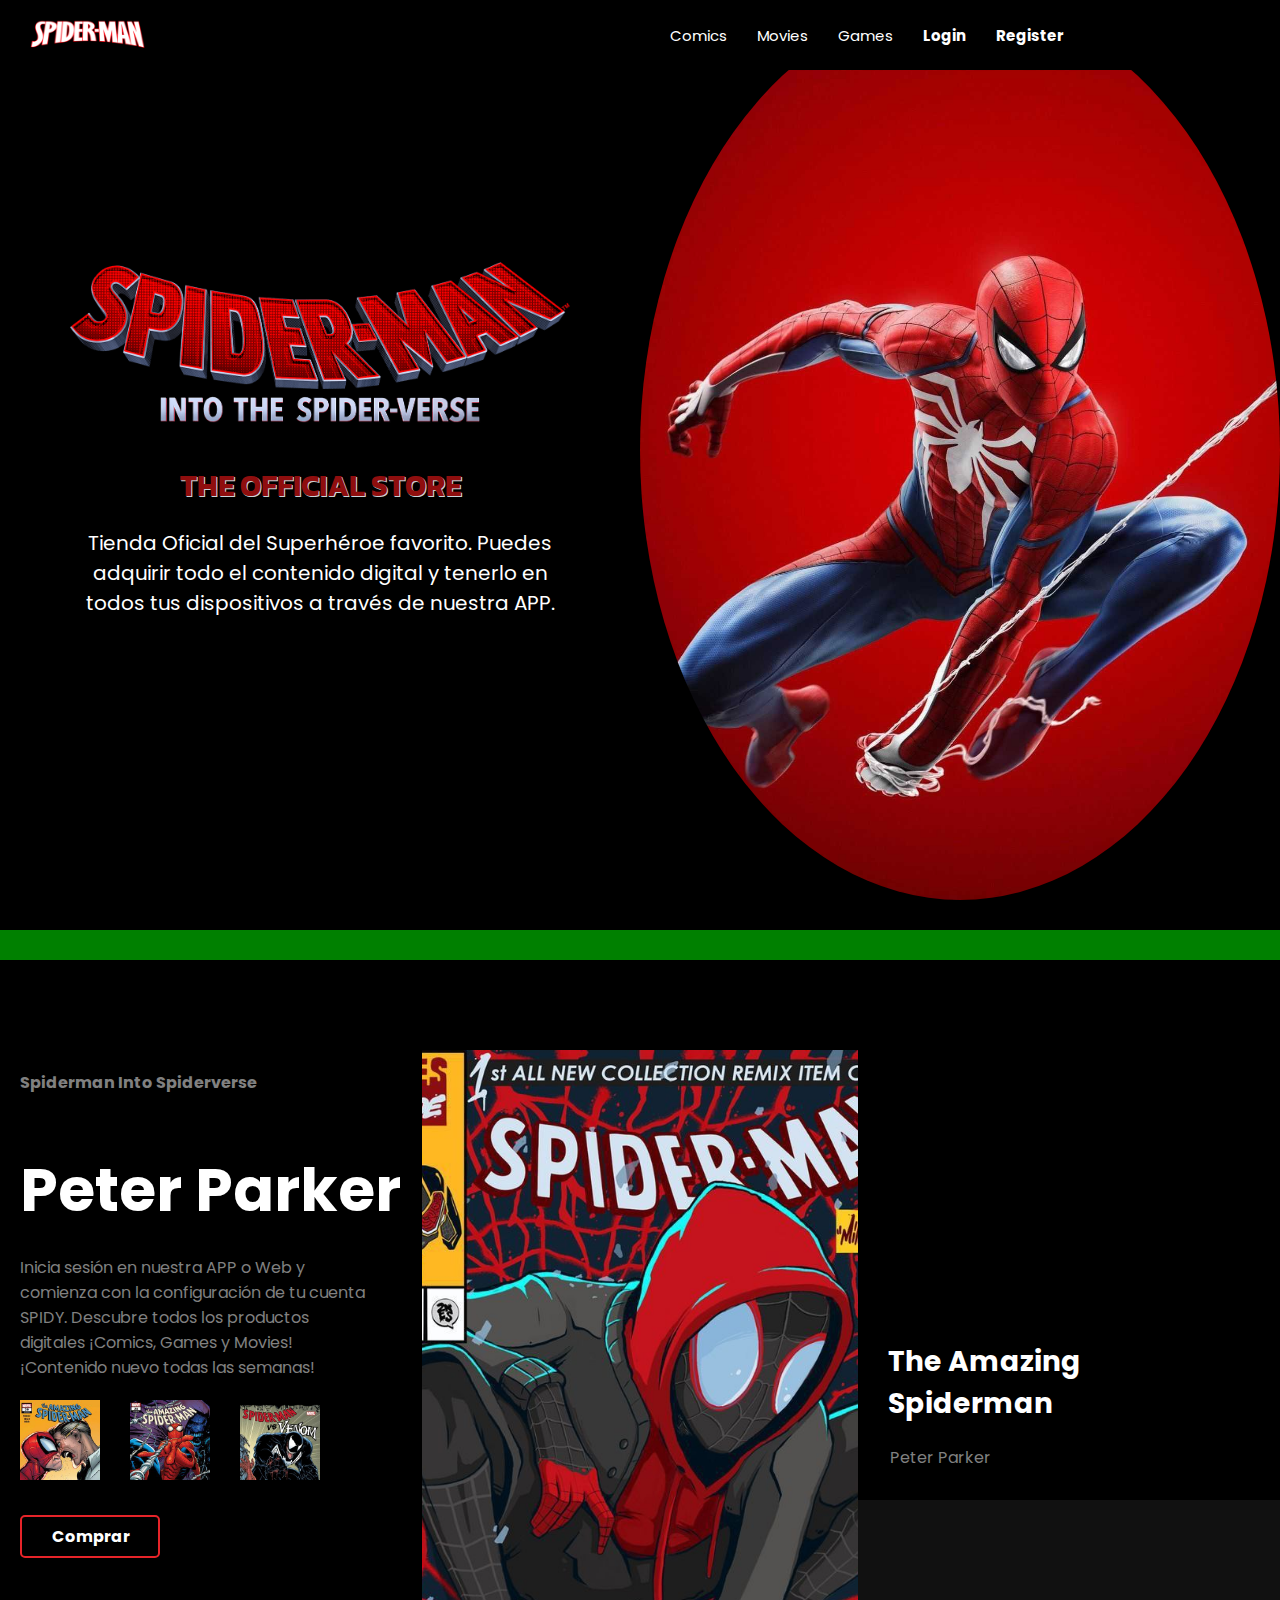
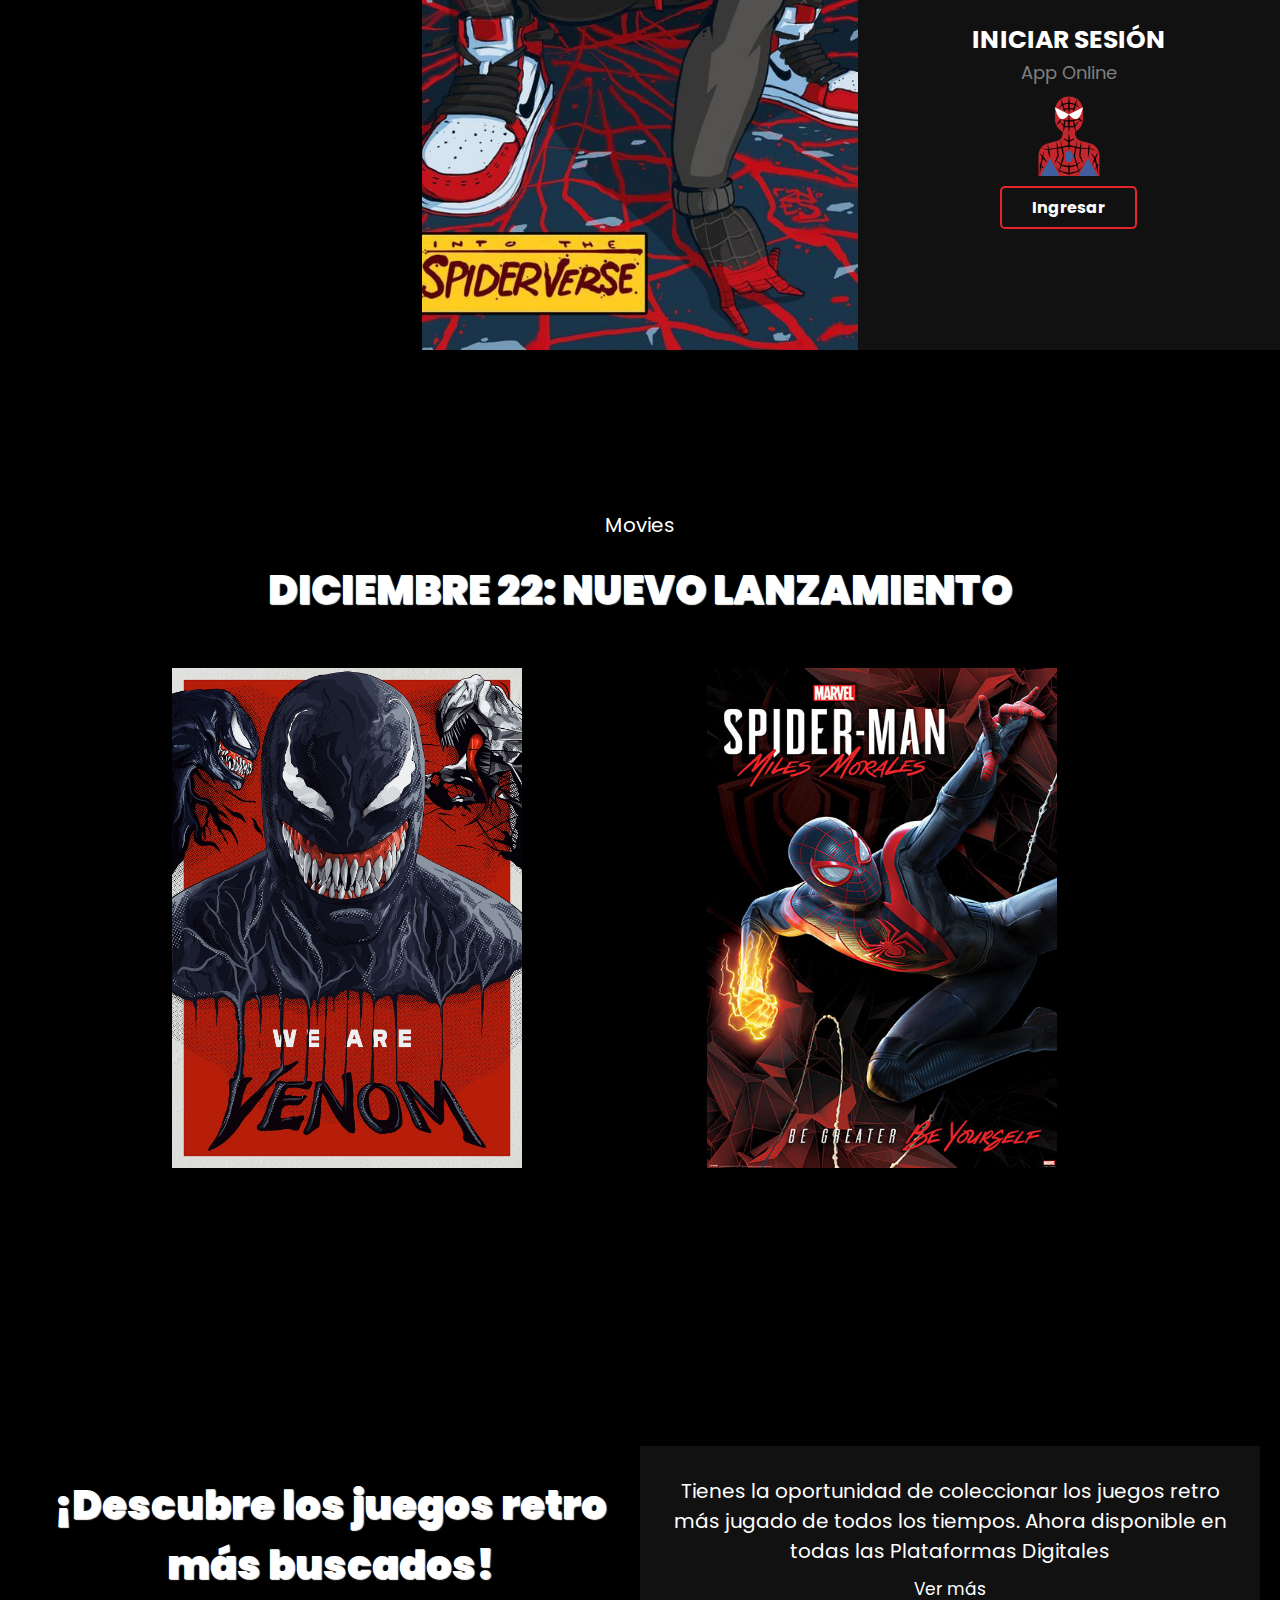
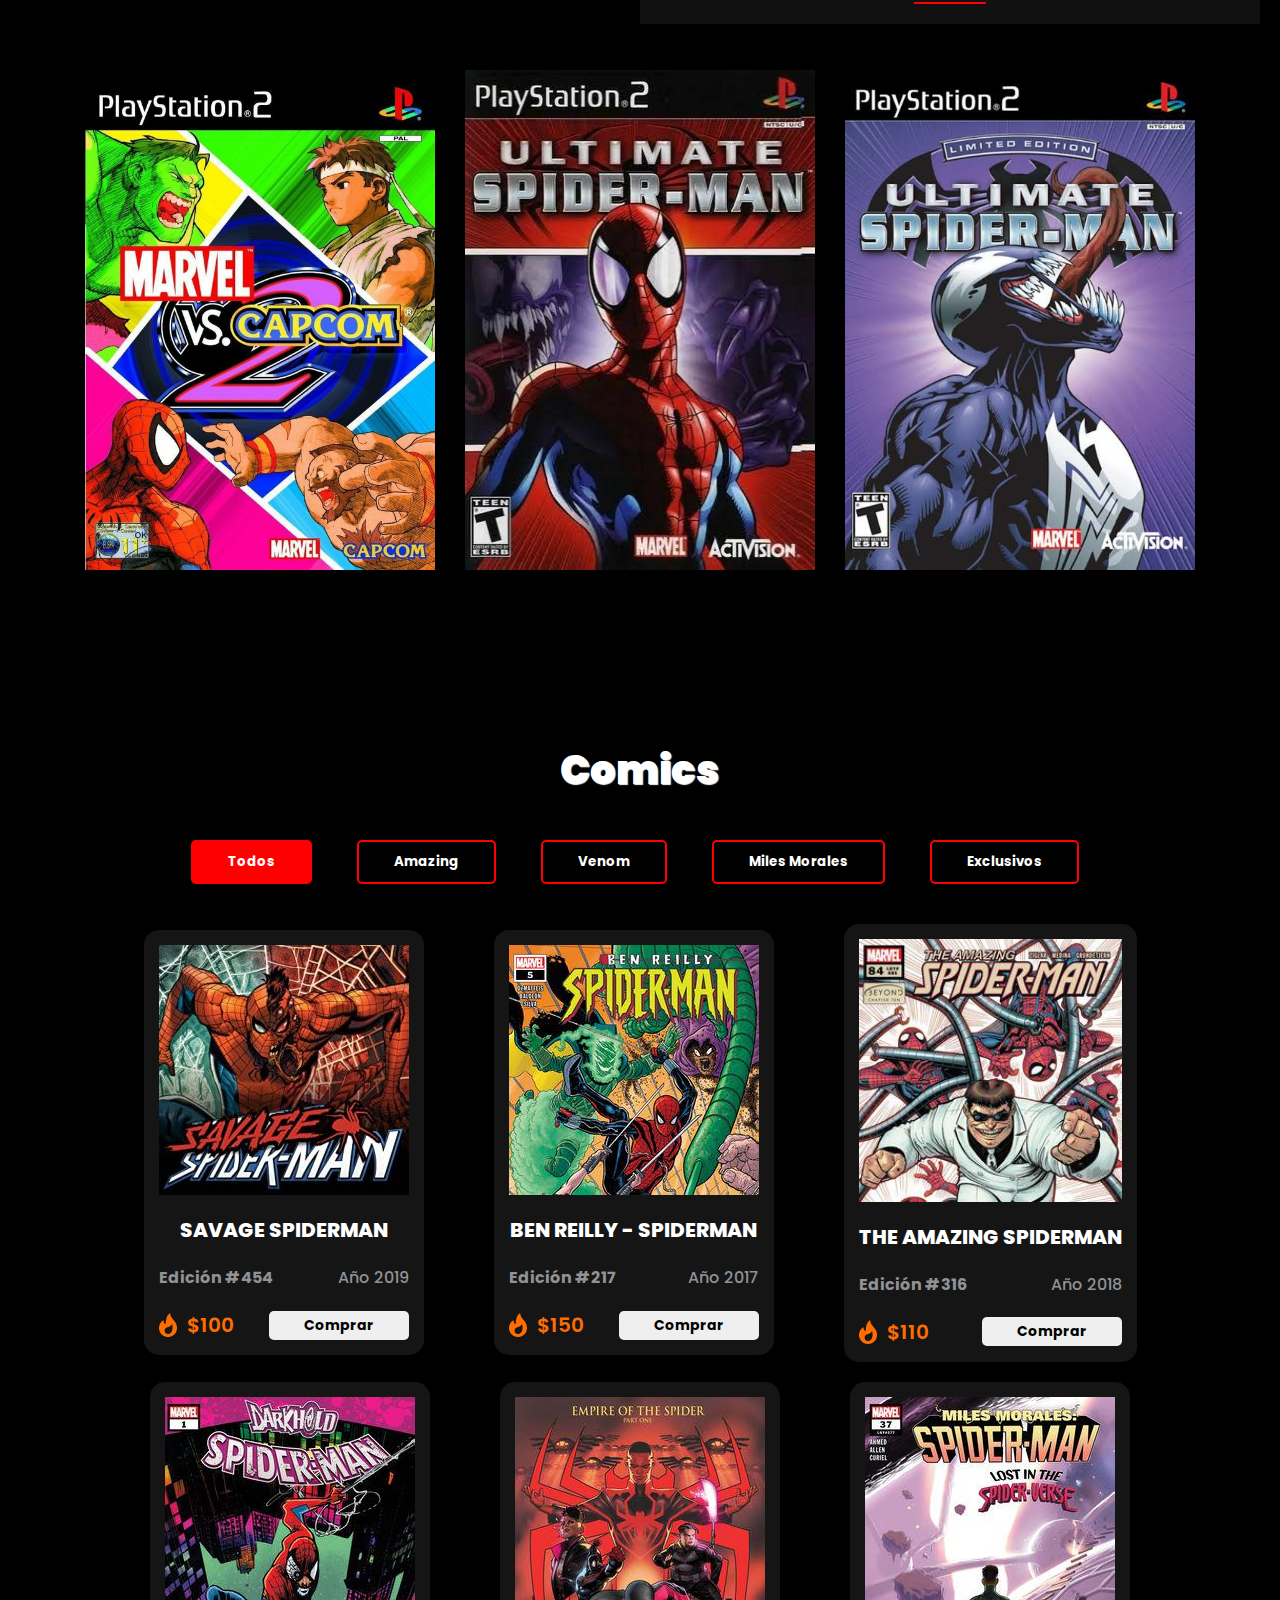
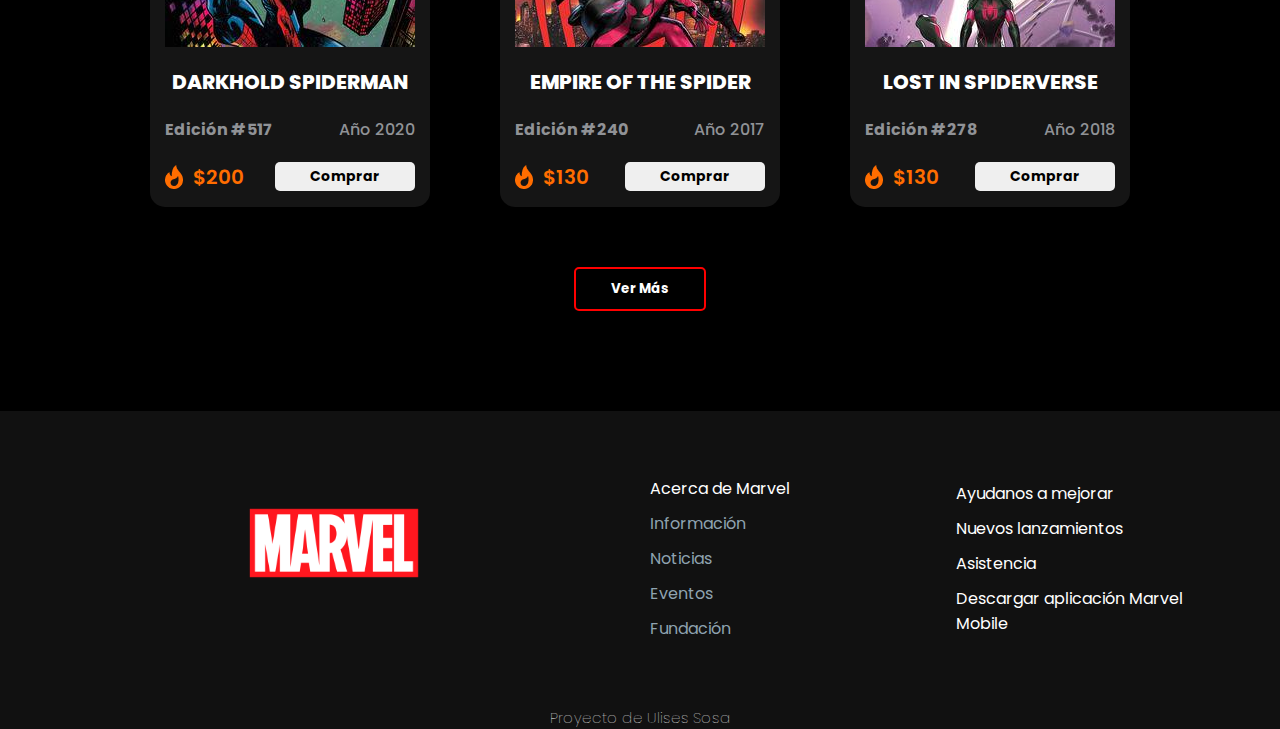
<file: index.html>
<!DOCTYPE html>
<html lang="en">

<head>
    <meta charset="UTF-8">
    <meta http-equiv="X-UA-Compatible" content="IE=edge">
    <meta name="viewport" content="width=device-width, initial-scale=1.0">
    <title>SpiderMan</title>
    <!--Font-Awesome -->
    <link rel="stylesheet" href="https://cdnjs.cloudflare.com/ajax/libs/font-awesome/6.1.2/css/all.min.css"
        integrity="sha512-1sCRPdkRXhBV2PBLUdRb4tMg1w2YPf37qatUFeS7zlBy7jJI8Lf4VHwWfZZfpXtYSLy85pkm9GaYVYMfw5BC1A=="
        crossorigin="anonymous" referrerpolicy="no-referrer" />
    <link rel="stylesheet" href="/styles.css">
    <link rel="stylesheet" href="/animaciones.css">
    <link rel="stylesheet" href="/mediaqueries.css">

</head>

<body>
    <!-- NAVBAR -->
    <header id="home">
        <a href="#hero" class="logo"><img src="./assets/img/logo15-conjuto.png" alt="logo" class="logo"></a>
        <nav class="navbar">
            <div class="menu-label">
                <img src="./assets/img/menu.png" alt="" class="menu-icon">
            </div>
            <ul class="navbar-list">
                <li><a class="navbar-link" href="#section-comics">Comics</a></li>
                <li><a class="navbar-link" href="#movies">Movies</a></li>
                <li><a class="navbar-link" href="#section-games">Games</a></li>
                <li><a class="navbar-link sesion" href="/login-register/login.html">Login</a></li>
                <li><a class="navbar-link sesion" href="/login-register/register.html">Register</a></li>
            </ul>

            <div class="cart-label">
                <i class="fa-solid fa-cart-shopping cart-icon"></i>
            </div>
            <div class="cart">
                <h2>Tu Carrito</h2>
                <div class="cart-container">
                </div>
                <span class="divider"></span>

                <div class="cart-total">
                    <p>Total:</p>
                    <span class="total">$0.00</span>
                </div>
                <button class="btn-buy">Comprar</button>
                <button class="btn-deleted">Vaciar Carrito</button>
            </div>
            <div class="overlay"></div>
        </nav>
    </header>

    <main>
        <!-- HERO -->
        <section id="hero">
            <div class="hero-part1">
                <div class="title-container">
                    <img class="hero-title" src="/assets/img/spiderMan-title.png" alt="#">
                </div>
                <div class="subtitle-container">
                    <h3 class="subtitle-hero">THE OFFICIAL STORE</h3>
                    <p class="subtitle-info">Tienda Oficial del Superhéroe favorito. Puedes adquirir todo el
                        contenido digital y tenerlo en todos tus dispositivos a través de nuestra APP.</p>
                </div>
            </div>

            <div class="hero-part2">
            </div>

        </section>

        <!-- SEGUNDA SECTION -->
        <section class="section-comprar">
            <div class="contenedor-1">
                <div class="contenido">
                    <h4>Spiderman Into Spiderverse</h4>
                    <h2>Peter Parker</h2>
                    <p>Inicia sesión en nuestra APP o Web y comienza con la configuración de tu
                        cuenta SPIDY. Descubre todos los productos digitales ¡Comics, Games y Movies!¡Contenido
                        nuevo todas las semanas! </p>
                    <div class="imgs-contenedor">
                        <img src="./assets/img/comic14.jpg" alt="araña">
                        <img src="./assets/img/comic16.jpg" alt="araña">
                        <img src="./assets/img/comic25.jpg" alt="araña">
                    </div>
                    <a href="#section-comics" class="buttons-1">Comprar</a>
                </div>
            </div>
            <div class="contenedor-2-img"></div>
            <div class="contenedor-3">
                <div class="contenedor-top">
                    <h3>The Amazing Spiderman</h3>
                    <p>Peter Parker</p>
                </div>
                <div class="contenedor-down">
                    <h3>Iniciar sesión</h3>
                    <p>App Online</p>
                    <img src="./assets/img/user-spider.png" alt="user">
                    <a href="/login-register/login.html" class="buttons">Ingresar</a>
                </div>
            </div>
        </section>

        <!-- MOVIES SECTION -->
        <section id="information">
            <div class="new-releases-container" id="movies">
                <p class="new-releases-movie">Movies</p>
                <h3 class="new-releases-date">DICIEMBRE 22: NUEVO LANZAMIENTO</h3>
                <div class="carrousel">
                    <div class="grande">
                        <img src="/assets/img/spiderman-poster6.jpg" alt="" class="img-carrousel">
                        <img src="/assets/img/spiderman-poster5.jpg" alt="" class="img-carrousel">
                        <img src="/assets/img/spiderman-poster3.jpg" alt="" class="img-carrousel disabled-mq">
                    </div>
                    <ul class="puntos">
                        <li class="punto"><i class="fa-solid fa-angle-left"></i></li>
                        <li class="punto"><i class="fa-solid fa-angle-right"></i></li>
                    </ul>
                </div>
            </div>
        </section>
        
        <!-- GAMES SECTION -->
        <section id="section-games">
            <div class="text-games-container">
                <h2 class="title-games">
                    ¡Descubre los juegos retro más buscados!
                </h2>
                <div class="text-games">
                    <p class="info-games">
                        Tienes la oportunidad de coleccionar los juegos retro más jugado de todos los tiempos. Ahora
                        disponible en todas las Plataformas Digitales
                    </p>
                    <a class="games-verMas" href="#">Ver más</a>
                </div>
            </div>
            <div class="games-card-container">
                <div class="card-img-games">
                    <img class="img-games" src="/assets/img/spiderman-game1.jpg" alt="juegoSpider">
                </div>
                <div class="card-img-games">
                    <img class="img-games" src="/assets/img/spiderman-game.jpg" alt="juegoSpider">
                </div>
                <div class="card-img-games">
                    <img class="img-games" src="/assets/img/spiderman-game3.jpg" alt="juegoSpider">
                </div>
                <div class="card-img-games active-mq">
                    <img class="img-games" src="/assets/img/spiderman-game2.jpg" alt="juegoSpider">
                </div>
            </div>
        </section>

        <!-- COMICS SECTION -->
        <section id="section-comics">
            <h2>Comics</h2>
            <div class="buttons-container">
                <button class="category active">Todos</button>
                <button class="category" data-category="Amazing">Amazing</button>
                <button class="category" data-category="Venom">Venom</button>
                <button class="category" data-category="Miles">Miles Morales</button>
                <button class="category" data-category="Varios">Exclusivos</button>
            </div>
            <div class="comics-container"></div>
            <button class="btn-verMas">Ver Más</button>
        </section>
    </main>

    <!-- FOOTER -->
        <footer id="footer">
            <div class="footer-1">
                <img src="/assets/img/marvel-logo.png">
                <div class="footer-1i">
                    <a href="#footer"><i class="fa-brands fa-instagram"></i></a>
                    <a href="#footer"><i class="fa-brands fa-facebook"></i></a>
                    <a href="#footer"><i class="fa-brands fa-youtube"></i></a>
                    <a href="#footer"><i class="fa-brands fa-twitter"></i></a>
                </div>
            </div>
            <div class="footer-2">
                <a href="#footer">
                    <h4>Acerca de Marvel</h4>
                </a>
                <a href="#footer">Información</a>
                <a href="#footer">Noticias</a>
                <a href="#footer">Eventos</a>
                <a href="#footer">Fundación</a>
            </div>
            <div class="footer-3">
                <a href="#footer">
                    <h4>Ayudanos a mejorar</h4>
                </a>
                <a href="#footer">
                    <h4>Nuevos lanzamientos</h4>
                </a>
                <a href="#footer">
                    <h4>Asistencia</h4>
                </a>
                <a href="#footer">
                    <h4>Descargar aplicación Marvel Mobile</h4>
                </a>
            </div>
        </footer>
        <!-- MODAL -->
        <div class="add-modal"></div>
        <!-- FIRMA -->
    <div class="firma">
        <h6>Proyecto de Ulises Sosa</h6>
    </div>
    <script src="/comics.js"></script>
    <script src="main.js"></script>
</body>

</html>
</file>
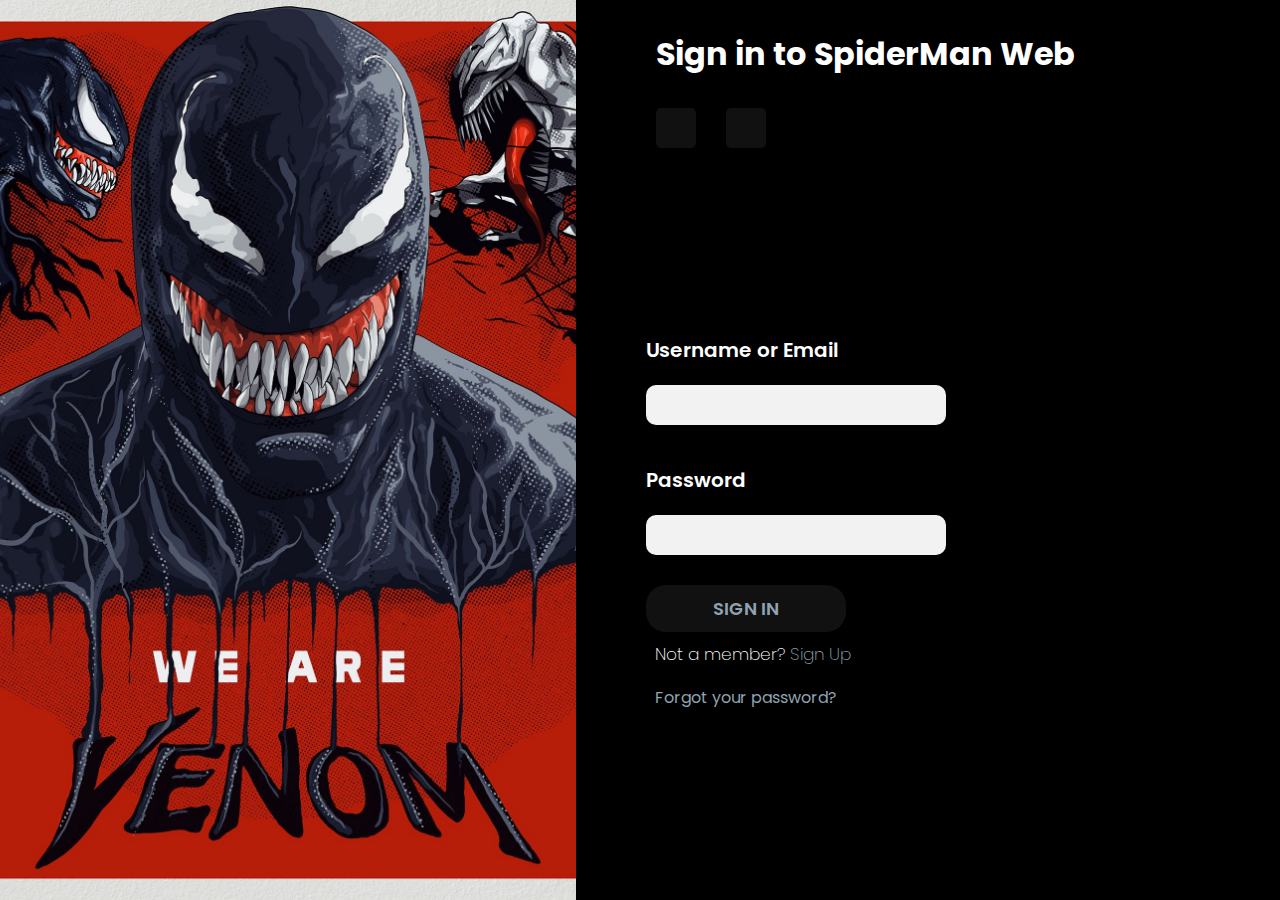
<file: login-register/login.html>
<!DOCTYPE html>
<html lang="en">

<head>
    <meta charset="UTF-8">
    <meta http-equiv="X-UA-Compatible" content="IE=edge">
    <meta name="viewport" content="width=device-width, initial-scale=1.0">
    <link rel="stylesheet" href="https://cdnjs.cloudflare.com/ajax/libs/font-awesome/6.1.1/css/all.min.css"
    integrity="sha512-KfkfwYDsLkIlwQp6LFnl8zNdLGxu9YAA1QvwINks4PhcElQSvqcyVLLD9aMhXd13uQjoXtEKNosOWaZqXgel0g=="
    crossorigin="anonymous" referrerpolicy="no-referrer" />
    <link rel="stylesheet" href="/login-register/login-styles.css">
    <title>Login</title>
</head>

<body>
    <main>
        <!-- LOGIN -->
        <div class="login-container">
            <div class="container-img-login"></div>
            <div class="container-formulario">
                <div class="ingreso-correo">
                    <div class="responsive"></div>
                    <h1>Sign in to SpiderMan Web</h1>
                    <div class="icons">
                        <a href="#"><i class="fa-brands fa-google"></i></a>
                        <a href="#"><i class="fa-brands fa-twitter"></i></a>
                    </div>
                </div>
                <div class="formulario">
                    <form action="#">
                        <label for="name">Username or Email</label>
                        <input type="text" id="name">
                        <label for="pass">Password</label>
                        <input type="password" id="pass">
                        <a class="button" href="/index.html">Sign in</a>
                        <p>Not a member?<a href="/user/register.html" class="signUp"> Sign Up</a></p>
                        <a class="password" href="#">Forgot your password?</a>
                    </form>

                </div>
            </div>

        </div>
    </main>

</body>

</html>
</file>
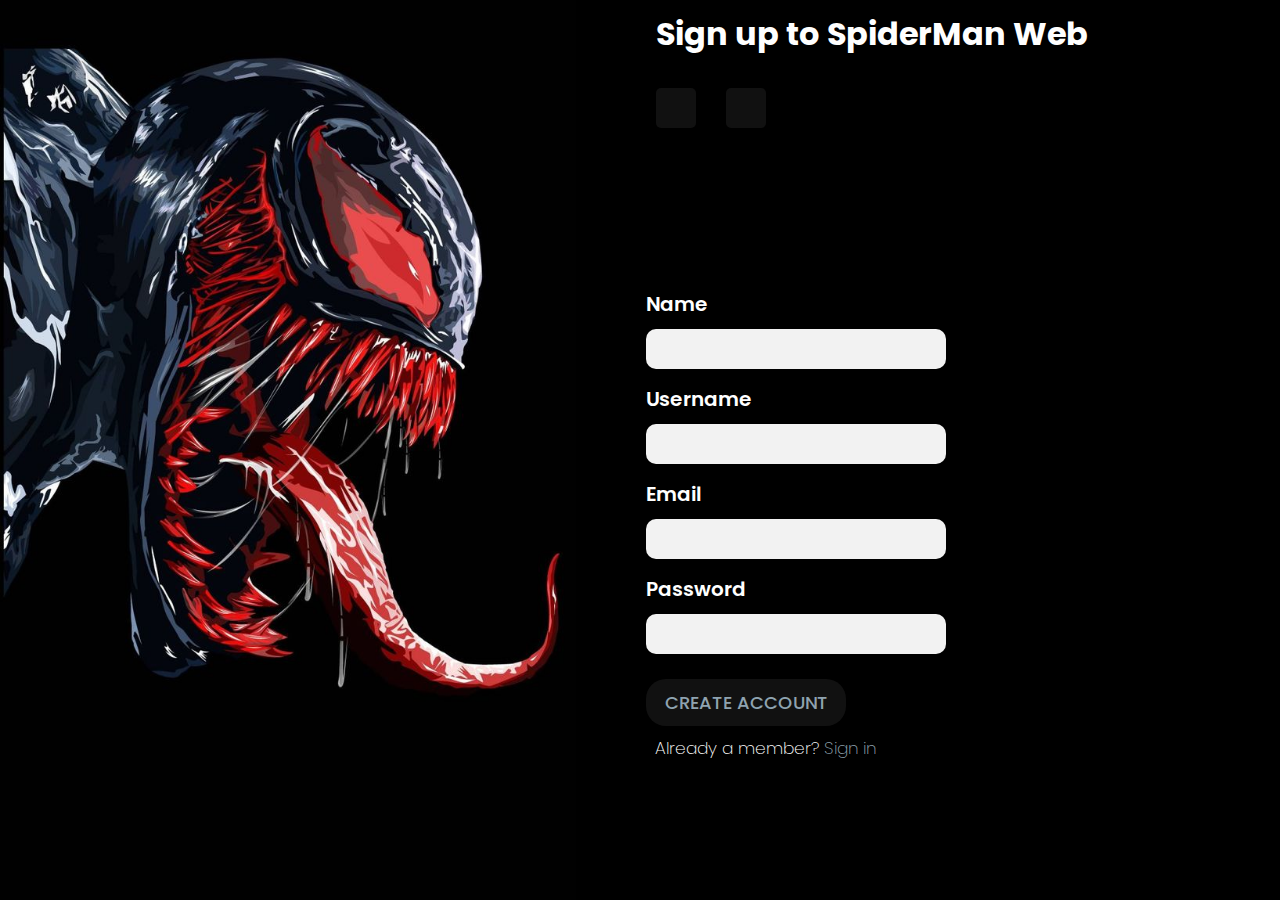
<file: login-register/register.html>
<!DOCTYPE html>
<html lang="en">
<head>
    <meta charset="UTF-8">
    <meta http-equiv="X-UA-Compatible" content="IE=edge">
    <meta name="viewport" content="width=device-width, initial-scale=1.0">
    <link rel="stylesheet" href="/login-register/register-styles.css">
    <link rel="stylesheet" href="https://cdnjs.cloudflare.com/ajax/libs/font-awesome/6.1.1/css/all.min.css"
    integrity="sha512-KfkfwYDsLkIlwQp6LFnl8zNdLGxu9YAA1QvwINks4PhcElQSvqcyVLLD9aMhXd13uQjoXtEKNosOWaZqXgel0g=="
    crossorigin="anonymous" referrerpolicy="no-referrer" />
    <title>Register</title>
</head>
<body>
     <!-- REGISTER -->
     <div class="register-container">
        <div class="container-img-register"></div>
        <div class="container-formulario">
            <div class="ingreso-correo">
                <div class="responsive"></div>
                <h1>Sign up to SpiderMan Web</h1>
                <div class="icons">
                    <a href="#"><i class="fa-brands fa-google"></i></a>
                    <a href="#"><i class="fa-brands fa-twitter"></i></a>
                </div>
            </div>
            
            <div class="formulario">
                <form action="#">
                    <label for="name">Name</label>
                    <input type="text" id="name">
                    <label for="user">Username</label>
                    <input type="text" id="user">
                    <label for="email">Email</label>
                    <input type="email" id="email">
                    <label for="pass">Password</label>
                    <input type="password" id="pass">
                    <a class="button" href="#">Create Account</a>
                    <p>Already a member?<a href="/login-register/login.html" class="signIn"> Sign in</a></p>
                </form>

            </div>
        </div>

    </div>
</body>
</html>
</file>
<file: styles.css>
@import url("https://fonts.googleapis.com/css2?family=Montserrat:wght@300;400;600;700;800;900&family=Poppins:wght@300;400;500;600;700;800&display=swap");
@import url('https://fonts.googleapis.com/css2?family=Kanit:ital,wght@0,600;0,700;0,800;1,600;1,700&display=swap');

* {
  margin: 0;
  padding: 0;
  box-sizing: border-box;
  font-family: "Poppins", sans-serif;
  text-decoration: none;
  list-style-type: none;
}

/* Header */

header {
  background-color: black;
  width: 100%;
  top: 0;
  display: flex;
  position: fixed;
  justify-content: space-between;
  align-items: center;
  height: 70px;
  padding: 0px 30px 0px 30px;
  margin: 0 auto;
  z-index: 999;

}

.logo {
  height: 65px
}

.navbar {
  gap: 150px;
  display: flex;
  align-items: center;
  justify-content: center;
}

.navbar-list {
  display: flex;
  align-items: center;
  justify-content: center;
  gap: 30px;
}

.navbar-list a {
  color: white;
  font-size: 15px;
}

.cart-icon {
  padding: 12px 18px;
  font-weight: 600;
  font-size: 14px;
  color: white;
  cursor: pointer;
}

.menu-label {
  display: none;
}

.sesion {
  font-weight: 700;
  font-size: 20px;
}

/* Carrito */
.cart {
  position: absolute;
  top: 65px;
  right: 0;
  padding: 50px 30px;
  background: linear-gradient(to top, #070d1a, #000000);
  border-left: 1px solid var(--nav-bg);
  display: flex;
  flex-direction: column;
  gap: 30px;
  height: calc(100vh - 65px);
  overflow-y: scroll;
  z-index: 2;
  min-width: 375px;
  transform: translate(200%);
  transition: all 0.5s cubic-bezier(0.92, 0.01, 0.35, 0.99);
}

.cart-container {
  display: flex;
  flex-direction: column;
  gap: 20px;
}


/*OCULTAR BARRA DE SCROLL DEL CARRITO*/

.cart::-webkit-scrollbar {
  display: none;
}

.cart h2 {
  color: white;
  font-size: 20px;
  font-weight: 700;
  text-transform: uppercase;
}

.cart-item {
  display: flex;
  align-items: center;
  justify-content: space-between;
  gap: 20px;
  background-color: #2323234e;
  padding: 20px;
  border: 1px solid #e62429;
  border-radius: 10px;
}

.cart-item img {
  height: 60px;
  width: 60px;
}

.item-info {
  display: flex;
  flex-direction: column;
  min-width: 110px;
}

.item-title {
  color: white;
  font-weight: 600;
  font-size: 14px;
}

.item-price {
  background: linear-gradient(to right, #ff7300, #ff0000);
  background-clip: text;
  color: transparent;
  -webkit-background-clip: text;
  font-size: 18px;
  font-weight: 800;
}

.item-bid {
  color: gray;
  font-weight: 300;
  font-size: 12px;
}

.item-handler {
  display: flex;
  align-items: center;
  justify-content: center;
  gap: 20px;
}

.quantity-handler {
  display: flex;
  justify-content: center;
  align-items: center;
  padding: 2px 8px;
  border-radius: 5px;
  color: white;
  font-weight: 400;
}

.item-quantity {
  color: white;
}

.up {
  border: 1px solid gray;
  cursor: pointer;
}

.down {
  border: 1px solid gray;
  cursor: pointer;
}

.divider {
  margin-top: 20px;
  border: 0.5px solid #e62429;
  width: 100%;
}

.cart-total {
  display: flex;
  justify-content: space-between;
  align-items: baseline;
  width: 100%;
}

.cart-total p {
  color: white;
  font-weight: 700;
}

.cart-total span {
  color: white;
  font-weight: 400;
  font-size: 18px;
}

.btn-buy {
  background: #dd2b31;
  border: none;
  padding: 10px 35px;
  color: white;
  font-weight: 600;
  border-radius: 10px;
  cursor: pointer;
}

.btn-deleted {
  background: transparent;
  border: 2px solid #dd2b31;
  padding: 10px 35px;
  color: white;
  font-weight: 600;
  border-radius: 10px;
  cursor: pointer;
}

.disabled {
  background-color: gray;
  color: white;
  cursor: not-allowed;
}

.msg-error {
  color: white;
}

/*Toggle del carro*/
.open-cart {
  transform: translate(0%);
  transition: all 0.5s cubic-bezier(0.92, 0.01, 0.35, 0.99);
}

.empty-msg {
  color: white;
  font-size: 14px;
}


/*  Hero */
main {
  background-color: black;
}

#hero {
  padding: 70px 0;
  display: flex;
  flex-direction: row;
  justify-content: center;
  align-items: center;
  background-color: black;
  height: 100vh;
}

.hero-part1 {
  background-color: black;
  width: 50%;
}

.hero-part2 {
  width: 50%;
  background-image: url(/assets/img/Spider-hero2.jpg);
  background-repeat: no-repeat;
  background-position: center;
  background-size: cover;
  border-radius: 100%;
  height: 100vh;
}

.title-container {
  display: flex;
  justify-content: center;
}

.img-hero {
  width: 300px;
}

.hero-title {
  width: 500px;
}

.subtitle-container {
  margin-top: 30px;
  display: flex;
  justify-content: center;
  align-items: center;
  align-content: center;
  color: white;
  flex-direction: column;
}

.subtitle-hero {
  margin-top: 10px;
  font-size: 30px;
  color: rgb(143, 14, 14);
  font-family: 'Kanit', sans-serif;
  font-weight: 700;
  text-shadow: 1px 1px #f0fbffde;
}

.subtitle-info {
  padding: 20px;
  width: 80%;
  text-align: center;
  font-size: 20px;
}

/* Segunda Section */

.section-comprar {
  margin-top: 150px;
  display: flex;
  justify-content: center;
  align-items: center;
  flex-direction: row;
  height: 100vh;
  width: 100%;
}

.contenedor-1 {
  width: 33%;
  height: 100%;
}

.contenido {
  display: flex;
  justify-content: center;
  flex-direction: column;
  align-items: left;
  padding: 20px;
}

.contenido h4 {
  color: gray;
  margin-bottom: 50px;
}

.contenido h2 {
  font-size: 60px;
  color: white;
  margin-bottom: 20px;
}

.contenido p {
  color: gray;
  width: 350px;
  margin-bottom: 20px;
}

.imgs-contenedor {
  width: 100%;
  height: 80px;
  display: flex;
  justify-content: start;
  align-items: center;
  flex-direction: row;
  gap: 30px;
  margin-bottom: 30px;
}

.imgs-contenedor img {
  height: 100%;
}
.buttons-1{
  margin-bottom: 60px;
}

.contenedor-2-img {
  width: 34%;
  background-image: url(/assets/img/spider-poster.jpg);
  background-position: top;
  background-size: cover;
  background-repeat: no-repeat;
  height: 100%;
}

.contenedor-3 {
  width: 33%;
  height: 100%;
}

.contenedor-top {
  height: 50%;
  background-color: black;
  display: flex;
  justify-content: end;
  align-items: left;
  flex-direction: column;
}

.contenedor-top h3 {
  margin-top: 0px;
  margin-bottom: 0px;
  padding: 0px 0px 20px 30px;
  color: white;
  width: 250px;
  font-size: 28px;
}

.contenedor-top p {
  color: gray;
  padding: 0px 0px 30px 32px;
}


.contenedor-down {
  height: 50%;
  display: flex;
  justify-content: center;
  align-items: center;
  flex-direction: column;
  background-color: #111111;
}

.contenedor-down h3 {
  font-size: 25px;
  margin-bottom: 0px;
  color: white;
  text-transform: uppercase;
}

.contenedor-down p {
  color: gray;
  font-size: 18px;
}

.contenedor-down img {
  width: 80px;
  margin-top: 10px;
  margin-bottom: 5px;
}

.buttons {
  padding: 7px 30px;
  border: 2px solid #e62429;
  font-weight: 700;
  margin-top: 5px;
  border-radius: 5px;
  text-decoration: none;
  outline: none;
  color: white;
}
.buttons-1{
  padding: 7px 30px;
  border: 2px solid #e62429;
  font-weight: 700;
  text-align: center;
  width: 140px;
  margin-top: 5px;
  border-radius: 5px;
  text-decoration: none;
  outline: none;
  color: white;
}

/* SECTION INFORMATION */
#information {
  margin-top: 50px;
  padding: 10px 0;
  display: flex;
  flex-direction: column;
  justify-content: center;
  align-items: center;
}

/* NEW RELEASES DIV */
.new-releases-container {
  text-align: center;
  display: flex;
  justify-content: center;
  align-items: center;
  flex-direction: column;
}

.new-releases-movie {
  margin-top: 100px;
  margin-bottom: 20px;
  font-size: 20px;
  color: white;
}

.new-releases-date {
  color: white;
  font-size: 40px;
  font-weight: 900;
  text-shadow: 1px 1px 1px seashell;
}

.carrousel {
  width: 90%;
  max-width: 120cm;
  padding: 2em;
  overflow: hidden;
}

.carrousel .grande {
  width: 150%;
  display: flex;
  flex-flow: row nowrap;
  justify-content: space-between;
  align-items: center;
  padding: 1em;
  transition: all 3s ease;
  transform: translateX(0%);
}

.img-carrousel {
  width: 350px;
  height: 500px;
}

.puntos {
  width: 100%;
  padding: .4em;
  margin: 1em 0 0;
  display: flex;
  flex-flow: row nowrap;
  justify-content: center;
  align-items: center;
}

.punto {
  width: 2em;
  height: 2em;
  font-size: 35px;
  cursor: pointer;
  margin: 1em 1em 0;
  color: white
}

.carrousel .punto.activo {
  color: red;
}

/* Section Games */

#section-games {
  margin-top: 80px;
  padding: 20px;
  display: flex;
  justify-content: center;
  align-items: center;
  flex-direction: column;
}

.text-games-container {
  display: flex;
  justify-content: space-between;
  align-items: center;
  height: 150px;
  margin-bottom: 60px;
}

.title-games {
  width: 50%;
  height: 100%;
  display: flex;
  align-items: center;
  text-align: center;
  justify-content: center;
  color: white;
  font-size: 40px;
  font-weight: 900;
  text-shadow: 1px 1px 1px seashell;
  padding: 10px;
}

.text-games {
  width: 50%;
  padding: 20px;
  display: flex;
  flex-direction: column;
  flex-wrap: wrap;
  align-items: center;
  justify-content: center;
  background-color: #111111;
}

.info-games {
  font-size: 20px;
  text-align: center;
  padding: 10px;
  color: white;

}

.active-mq {
  display: none;
}

.games-verMas {
  font-size: 17px;
  color: white;
  border-bottom: 2px solid red;
  text-align: center;
}

.games-card-container {
  display: flex;
  width: 100%;
  flex-direction: row;
  justify-content: center;
  align-items: center;
  height: 500px;
  gap: 30px;
}

.card-img-games {
  width: 350px;
  background-color: #121e3c;
  height: 100%;
}

.img-games {
  width: 100%;
  cursor: pointer;
  height: 100%;
}

.img-games:hover {
  transform: scale(1.1, 1.13);
  transition: all 2s ease;
}

/* Comics Section */
#section-comics {
  margin-top: 150px;
  display: flex;
  justify-content: center;
  align-items: center;
  flex-direction: column;
}

#section-comics h2 {
  color: white;
  font-size: 40px;
  font-weight: 900;
  margin-bottom: 40px;
  text-shadow: 1px 1px 1px seashell;
}

.buttons-container {
  width: 100%;
  display: flex;
  align-items: center;
  justify-content: center;
  gap: 35px;
}

.category {
  background: none;
  border: 2px solid red;
  padding: 10px 35px;
  font-weight: 700;
  color: white;
  border-radius: 5px;
  cursor: pointer;
  margin-right: 10px;
}

.hidden {
  display: none;
}

.active {
  background-color: red;
  color: white;
}

/* ///// Comics Cards////// */
.comics-container {
  max-width: 1200px;
  display: flex;
  flex-direction: row;
  flex-wrap: wrap;
  align-items: center;
  justify-content: center;
  gap: 0px 70px;
  padding: 40px 0;

}

.comics-card {
  padding: 15px;
  border-radius: 15px;
  display: flex;
  flex-direction: column;
  justify-content: center;
  gap: 20px;
  margin-bottom: 20px;
  background-color: #151515;
}

.comics-title h3 {
  text-align: center;
  font-size: 20px;
  font-weight: 800;
  text-transform: uppercase;
  color: white;
}

.comics-mid {
  display: flex;
  justify-content: space-between;
  align-items: center;
}

.comics-mid h4 {
  font-size: 16px;
  font-weight: 700;
  color: #909296;
}

.comics-mid p {
  font-weight: 500;
  color: #909296;
}

.comic-bot {
  display: flex;
  justify-content: space-between;
  align-items: center;
}

.comic-prize {
  display: flex;
  gap: 10px;
  font-size: 20px;
  font-weight: 600;
  align-items: center;
  color: #FF6D00;
}

.btn-add {
  padding: 4px 35px;
  border: none;
  border-radius: 5px;
  cursor: pointer;
  font-weight: 700;
  font-size: 14px;
}

.btn-verMas {
  background: none;
  border: 2px solid red;
  padding: 10px 35px;
  font-weight: 700;
  color: white;
  border-radius: 5px;
  cursor: pointer;
  margin-bottom: 100px;
}

/* Footer */
footer {
  display: flex;
  justify-content: center;
  align-items: center;
  flex-direction: row;
  padding: 30px 0;
  background-color: #111111;
}

.footer-1 {
  width: 40%;
  display: flex;
  flex-direction: column;
  justify-content: center;
  align-items: center;
  flex-wrap: wrap;
  gap: 30px;
  margin: 25px;
}

.footer-1 img {
  width: 170px;
}

.footer-1i {
  display: flex;
  justify-content: center;
  align-items: center;
  gap: 30px;
  width: 100%;
}

.footer-1i a {
  font-size: 30px;
  color: white;
}

.footer-2 {
  width: 20%;
  display: flex;
  flex-direction: column;
  justify-content: center;
  padding: 10px;
  gap: 10px;
  margin: 25px;
}

.footer-2 a h4 {
  color: white;
  font-weight: var(--medium);
}

.footer-2 a {
  font-weight: var(--thin);
  color: #8fa3b0;
}

.footer-3 {
  width: 20%;
  display: flex;
  flex-direction: column;
  justify-content: center;
  padding: 10px;
  gap: 10px;
  margin: 25px;
}

.footer-3 a h4 {
  color: white;
  font-weight: var(--medium);
}

.firma {
  background-color: #111111;
  color: white;
  display: flex;
  justify-content: center;
}

.firma h6 {
  font-weight: 100;
  font-size: 15px;
}

.add-modal {
  padding: 15px 0px;
  display: flex;
  align-items: center;
  justify-content: center;
  color: white;
  background-color: green;
  position: fixed;
  bottom: 0;
  width: 100%;
  transition: all 0.5s ease-out;
  transform: translateY(200%);
}

.active-modal {
  transform: translateY(0);
  transition: all 0.5s ease-in;
}
</file>
<file: animaciones.css>
.overlay {
  position: absolute;
  top: 65px;
  left: 0;
  height: 100vh;
  width: 100%;
  z-index: 1; /*Para que quede por encima del resto de las cosas*/

  /*Efecto de Glassmorphismo*/
  background: rgba(255, 255, 255, 0.05);
  box-shadow: 0 8px 32px 0 rgba(31, 38, 135, 0.37);
  backdrop-filter: blur(5px);
  -webkit-backdrop-filter: blur(5px);
  display: none;
}

/*Toggle para el overlay (para que funcione unicamente cuando abrimos carrito o menu hamburguesa.
  Aclarar que funciona porque son elementos hermanos y overlay esta debajo de los dos inputs en el código.*/
.show-overlay {
  display: block;
}

/* Animaciones para el navbar */
.navbar-list li {
  position: relative;
  padding: 0;
}

.navbar-list li a::after {
  content: "";
  height: 2px;
  width: 100%;
  background: red;
  position: absolute;
  bottom: 0;
  left: 0;
  transform: scaleX(0);
  transform-origin: bottom right;
  transition: transform 0.15s ease;
}

.navbar-list li a:hover::after {
  transform-origin: bottom left;
  transform: scaleX(1);
}

.button-card:hover:hover {
  box-shadow: 0 0 10px 0 #fcfcfc inset, 0 0 10px 4px #ffffff;
  color: white;
}
.sesion:hover{
  color: #e6242bce;
}

/* Animaciones para el carro */
.disabled:hover {
  background-color: gray;
  color: white;
  cursor: not-allowed;
  border: none;
}
.btn-deleted:hover{
  background-color: #e62429;
  transition: 0.3s all ease-in;
}

/* Animaciones para buttons del segundo section */
.buttons:hover {
  background-color: red;
  transition: all 1s ease;
}
.buttons-1:hover{
  background-color: red;
  transition: all 1s ease;
}

/* Animaciones comics */
.btn-verMas:hover{
  background-color: red;
  transition: all 1s ease;
}

/*   Animaciones footer */
.footer-1i a:hover {
  color: #e62429;
}

.footer-2 a:hover {
  border-right: 1px solid white;
}

.footer-3 a h4:hover {
  border-right: 1px solid white;
}
</file>
<file: mediaqueries.css>
/* Tablet */
@media (max-width: 1200px) {

    /*  Carrito y navbar */
    .cart-icon {
        border: 0px solid;
        height: 40px;
    }

    .navbar {
        gap: 10px;
    }

    .navbar-list {
        position: absolute;
        top: 65px;
        left: 5%;
        right: 5%;
        width: 90%;
        flex-direction: column;
        background-color: black;
        border: 2px solid #e62429;
        border-top: 0px;
        border-radius: 0px 0px 15px 15px;
        align-items: flex-start;
        padding: 45px 30px;
        gap: 25px;
        z-index: 2;
        display: none;
    }

    .navbar-list a {
        font-size: 18px;
    }

    /* Mostramos el icono del menu */
    .menu-label {
        display: flex;
        order: 2;
        cursor: pointer;
    }

    .menu-label img {
        height: 20px;
        width: 25px;
    }

    .open-menu {
        display: flex;
    }

    /* Hero */
    #hero{
        flex-direction: column;
        height: 1300px;
        padding: 0px;
    }
    .hero-part1 {
        width: 100%;
       height: 50%;
    }

    .hero-title {
        width: 400px;
    }
    .hero-part2 {
        height: 80vh;
        display: block;
        width: 95vw;
        border-radius: 0px;
    }

    .title-container {
        margin-top: 100px;
    }

    /* Section Information */

    .section-comprar{
        flex-direction: column;
        justify-content: center;
        align-items: center;
        height: 1500px;
    }
    .contenido{
        padding: 0px;
        align-items: center;
        justify-content: center;
    }
    .contenido h4{
        text-align: center;
        margin-bottom: 10px;
    }
    .contenido h2{
        width: 400px;
        text-align: center;
    }
    .contenido p{
        text-align: center;
    }
    .imgs-contenedor{
        width: 100%;
        justify-content: center;
        align-items: center;
    }

    .contenedor-2-img{
        width: 300px;
        height: 1300px;
    }
    .contenedor-3{
        width: 100%;
    }
    .contenedor-top{
        align-items: center;
        justify-content: center;
    }
    .contenedor-top h3{
        padding: 0px;
        text-align: center;
    }
    .contenedor-top p{
        padding: 0px;
    }

    /* Carrousel */
    .carrousel {
        max-width: 90vh;
        width: 100%;
    }

    .carrousel .img-carrousel {
        margin-right: 30px;
    }

    /* Games */
    #section-games {
        margin-top: 0px;
    }
    .buttons-container{
        flex-wrap: wrap;
    }

}

/* Tablet Media scren */
@media (max-width: 1050px) {
    .hero-title {
        width: 450px;
    }
    /* Hero */
    #hero{
        flex-direction: column;
        height: 1300px;
        padding: 0px;
    }
    .hero-part1 {
        margin-top: 150px;
        width: 100%;
        height: 50%;
    }

    .hero-part2 {
        height: 50%;
        display: block;
        width: 100%;
        border-radius: 0px;
    }

    .subtitle-info {
        width: 100%;
    }

    .buttons-container {
        gap: 5px;
    }

    .carrousel {
        max-width: 65vh;
        width: 100%;
        margin-bottom: 100px;
    }

    .information-title h2 {
        text-align: center;
    }

    .carrousel .img-carrousel {
        width: 300px;
        height: 400px;
    }

    .card-img-games {
        width: 350px;
        height: 80%;
    }

    .subtitle-hero {
        text-align: center;
    }

    .disabled-mq {
        display: none;
    }
    .buttons-container {
        flex-direction: row;
        gap: 10px;
        flex-wrap: wrap;
    }
    .text-games-container{
        margin-bottom: 100px;
    }
    #section-games{
        margin-bottom: 0px;
    }
    #section-comics{
        margin-top: 50px;
    }
}

/* Tablet Media scren */
@media (max-width: 760px) {
    .hero-title {
        width: 450px;
    }
    /* Hero */
    #hero{
        flex-direction: column;
        height: 1300px;
        padding: 0px;
    }
    .hero-part1 {
        margin-top: 150px;
        width: 100%;
        height: 50%;
    }

    .hero-part2 {
        height: 50%;
        display: block;
        width: 100%;
        border-radius: 0px;
    }

    .subtitle-info {
        width: 100%;
    }

    .buttons-container {
        gap: 5px;
    }

    .carrousel {
        max-width: 55vh;
        width: 100%;
        margin-bottom: 100px;
    }

    .information-title h2 {
        text-align: center;
    }

    .carrousel .img-carrousel {
        width: 300px;
        height: 400px;
    }

    .card-img-games {
        width: 350px;
        height: 80%;
    }

    .subtitle-hero {
        text-align: center;
    }

    .disabled-mq {
        display: none;
    }
    .buttons-container {
        flex-direction: row;
        gap: 10px;
        flex-wrap: wrap;
    }
    .text-games-container{
        margin-bottom: 100px;
    }
    #section-games{
        margin-bottom: 0px;
    }
    #section-comics{
        margin-top: 50px;
    }
}

/* Celu */
@media (max-width: 576px) {

    /* Hero */
    #hero{
        flex-direction: column;
        height: 1300px;
        padding: 0px;
    }
    .hero-part1 {
        width: 100%;
       height: 50%;
       margin-bottom: 100px;
    }

    .hero-title {
        width: 400px;
    }
    .hero-part2 {
        height: 50%;
        display: block;
        width: 100%;
        border-radius: 0px;
    }

    .title-container {
        margin-top: 10px;
    }

    .subtitle-container {
        margin-top: 50px;
    }
    .contenedor-1{
        width: 100%;
    }
    .contenido h2{
        font-size: 40px;
        text-align: center;
        width: 300px;
    }
    .contenido p{
        width: 100%;
    }
    /* Information */
    #information {
        margin-top: 10px;
    }

    /*  Movies */
    .new-releases-container {
        margin-bottom: 20px;
    }

    .disabled-mq {
        display: none;
    }

    .carrousel {
        max-width: 45vh;
        width: 100%;
    }

    .carrousel .img-carrousel {
        width: 300px;
        height: 450px;
    }

    /* Games */
    #section-games {
        padding: 0px;
    }

    .text-games-container {
        height: 300px;
        justify-content: center;
        flex-direction: column;
    }

    .title-games {
        height: 150px;
        width: 100%;
        margin-bottom: 50px;
    }

    .text-games {
        height: 300px;
        width: 100%;
        display: flex;
        justify-content: center;
        align-items: center;
        flex-direction: column;
    }

    .games-verMas {
        margin-top: 20px;
    }

    .games-card-container {
        flex-direction: row;
        flex-wrap: wrap;
        gap: 10px;
    }

    .card-img-games {
        width: 190px;
        height: 220px;
    }

    .img-games {
        width: 100%;
        cursor: pointer;
        height: 100%;
    }

    .active-mq {
        display: block;
    }


    /* Comics */
    .buttons-container {
        flex-direction: row;
        gap: 10px;
        flex-wrap: wrap;
    }
    .category{
        width: 180px;
    }

    /* footer */
    #footer {
        flex-wrap: wrap;
        width: 100%;
    }

    .footer-1 {
        width: 100%;
    }

    .footer-2 {
        width: 35%;
    }

    .footer-3 {
        width: 35%;
    }

}

@media (max-width:515px) {
    .hero-title {
        width: 400px;
    }
    .hero-part1 {
        width: 100%;
       height: 50%;
       margin-bottom: 200px;
    }
    .carrousel {
        max-width: 40vh;
        width: 100%;
        margin-bottom: 100px;
    }

    .carrousel .img-carrousel {
        width: 240px;
        height: 355px;
        margin-right: 30px;
    }

    .card-img-games {
        width: 180px;
        height: 220px;
    }

    .information-title h2 {
        font-size: 30px;
    }
    
}

@media(max-width:375px) {
    .carrousel .img-carrousel {
        width: 200px;
        height: 310px;
    }
    .text-games{
       height: 450px;
       margin-bottom: 100px;
    }
    .games-card-container{
        height: 600px;
    }
    .card-img-games{
        width: 150px;
        height: 200px;
    }
}

@media(max-width:400px) {
    .hero-title {
        width: 320px;
    }
    .carrousel {
        max-width: 40vh;
        width: 100%;
        margin-bottom: 100px;
    }
}
</file>
<file: login-register/login-styles.css>
@import url("https://fonts.googleapis.com/css2?family=Poppins:wght@300;400;600;700;900&display=swap");

* {
    box-sizing: border-box;
    padding: 0;
    margin: 0;
}

body {
    font-family: "Poppins", sans-serif;
}

.login-container {
    display: flex;
    justify-content: center;
    align-items: center;
    background-color: #000000;
}

.container-img-login {
    background-image: url(/assets/img/spiderman-poster6.jpg);
    height: 100vh;
    width: 45%;
    background-size: cover;
    background-repeat: no-repeat;
    background-position: top;
}

.container-formulario {
    width: 55%;
    height: 100vh;
    display: flex;
    justify-content: center;
    align-items: center;
    flex-direction: column;
}

.ingreso-correo {
    padding: 30px 0px 5px 80px;
    width: 100%;
    display: flex;
    justify-content: center;
    flex-direction: column;
    align-items: left;
}

.ingreso-correo h1 {
    font-weight: 700;
    color: white;
}

.icons {
    display: flex;
    align-items: center;
    justify-content: left;
    gap: 30px;
    width: 200px;
    height: 100px;
}

.icons a {
    background-color: #111111;
    display: flex;
    align-items: center;
    justify-content: center;
    border-radius: 5px;
    height: 40px;
    width: 40px;
    text-align: center;
    text-decoration: none;
}

.icons i {
    font-size: 18px;
    color: white;
}

.icons a:hover {
    background-color: #e62429;
    transform: translate(0px, -5px);
    transition: all 0.5s ease;
}

.responsive {
    display: none;
}

.formulario {
    display: flex;
    justify-content: center;
    align-items: center;
    flex-direction: column;
    flex-wrap: wrap;
    height: 100vh;
    width: 100%;
    margin-bottom: 50px;
}

.formulario form {
    width: 80%;
    height: 100%;
    display: flex;
    align-items: right;
    justify-content: center;
    flex-direction: column;
}

.formulario label {
    font-weight: 600;
    font-size: 20px;
    margin: 20px 0;
    font-weight: 600;
    color: white;
}

.formulario input {
    width: 300px;
    height: 40px;
    padding: 20px;
    margin-bottom: 20px;
    border-radius: 10px;
    border: none;
    outline: none;
    background-color: #f2f2f2;
}

.button {
    text-decoration: none;
    font-size: 18px;
    text-transform: uppercase;
    text-align: center;
    font-weight: 600;
    background-color: #111111;
    border-radius: 20px;
    padding: 10px;
    width: 200px;
    margin-top: 10px;
    color: white;
    cursor: pointer;
}

.button:hover {
    background-color: #e62429;
    transition: all 0.3s linear;
    color: white;
}

.password {
    padding: 9px;
}

.formulario p {
    font-weight: 200;
    font-size: 17px;
    padding: 9px;
    color: white;
}

.formulario a {
    text-decoration: none;
    color: #8fa3b0;
}

.signUp:hover {
    color: #e62429;
    transition: all 0.3s linear;
}

.password:hover {
    color: #e62429;
    transition: all 0.3s linear;
}

@media (max-width:992px) {
    .container-img-login {
        display: none;
    }

    .container-formulario {
        width: 100%;
        height: 100%;
    }

    .ingreso-correo h1 {
        text-align: center;
        padding: 12px;
    }

    .icons {
        justify-content: center;
    }

    .ingreso-correo {
        padding: 20px 0px 0px 0px;
        display: flex;
        align-items: center;
        justify-content: center;
        flex-direction: column;
    }

    .formulario {
        height: 100%;
    }

    .formulario form {
        align-items: center;
    }

    .responsive {
        background-image: url(/assets/img/logo-login.png);
        height: 200px;
        width: 200px;
        margin-top: 20px;
        background-repeat: no-repeat;
        background-size: cover;
        background-position: center;
        display: block;
    }
}
</file>
<file: login-register/register-styles.css>
@import url("https://fonts.googleapis.com/css2?family=Poppins:wght@300;400;600;700;900&display=swap");

* {
    box-sizing: border-box;
    padding: 0;
    margin: 0;
}

body {
    font-family: "Poppins", sans-serif;
}

.register-container {
    display: flex;
    justify-content: center;
    align-items: center;
    background-color: #000000;
}

.container-img-register {
    background-image: url(/assets/img/register13.jpg);
    height: 100vh;
    width: 45%;
    background-size: cover;
    background-repeat: no-repeat;
    background-position:center;
}

.container-formulario {
    width: 55%;
    height: 100vh;
    display: flex;
    justify-content: center;
    align-items: center;
    flex-direction: column;
}

.ingreso-correo {
    padding: 10px 0px 0px 80px;
    width: 100%;
    display: flex;
    justify-content: center;
    flex-direction: column;
    align-items: left;
}

.ingreso-correo h1 {
    font-weight: 700;
    color: white;
}

.icons {
    display: flex;
    align-items: center;
    justify-content: left;
    gap: 30px;
    width: 200px;
    height: 100px;
}

.icons a {
    background-color: #111111;
    display: flex;
    align-items: center;
    justify-content: center;
    border-radius: 5px;
    height: 40px;
    width: 40px;
    text-align: center;
    text-decoration: none;
}

.icons i {
    font-size: 18px;
    color: white
}

.icons a:hover {
    background-color: #e62429;
    transform: translate(0px, -5px);
    transition: all 0.5s ease;
}

.responsive {
    display: none;
}

.formulario {
    display: flex;
    justify-content: center;
    align-items: center;
    flex-direction: column;
    height: 100vh;
    width: 100%;
    margin-bottom: 10px;
}

.formulario form {
    width: 80%;
    height: 100%;
    display: flex;
    align-items: right;
    justify-content: center;
    flex-direction: column;
}

.formulario label {
    font-weight: 600;
    font-size: 20px;
    margin: 10px 0;
    font-weight: 600;
    color: white;
}

.formulario input {
    width: 300px;
    height: 40px;
    padding: 20px;
    margin-bottom: 5px;
    border-radius: 10px;
    border: none;
    outline: none;
    background-color: #f2f2f2;
}

.button {
    text-decoration: none;
    font-size: 18px;
    text-transform: uppercase;
    text-align: center;
    font-weight: 500;
    background-color: #111111;
    border-radius: 20px;
    padding: 10px;
    width: 200px;
    margin-top: 20px;
    color: white;
}

.button:hover {
    background-color: #e62429;
    transition: all 0.3s linear;
    color: white;
}

.formulario p {
    font-weight: 200;
    font-size: 17px;
    padding: 9px;
    color: white;
}

.formulario a {
    text-decoration: none;
    color: #8fa3b0;
}

.signIn:hover{
    color: #e62429;
    transition: all 0.3s linear;
}

@media (max-width:992px) {
    .container-img-register{
        display: none;
    }
    .container-formulario{
        width: 100%;
        height: 100%;
    }
    .ingreso-correo h1{
        text-align: center;
        padding: 10px;
    }
    .icons{
        justify-content: center;
    }
    .ingreso-correo{
        margin-bottom: 0px;
        padding: 20px 0px 0px 0px;
        display: flex;
        align-items: center;
        justify-content: center;
        flex-direction: column;
    }
    .formulario{
        height: 100%;
        margin-bottom: 50px;
    }
    .formulario form{
        align-items: center;
    }
    .responsive{
        background-image: url(/assets/img/logo-login.png);
        height: 200px;
        width: 200px;
        margin-top: 30px;
        margin-bottom: 30px;
        background-repeat: no-repeat;
        background-size: cover;
        background-position: center;
        display: block;
    }
    .button{
        margin-top: 30px;
    }
}
</file>
